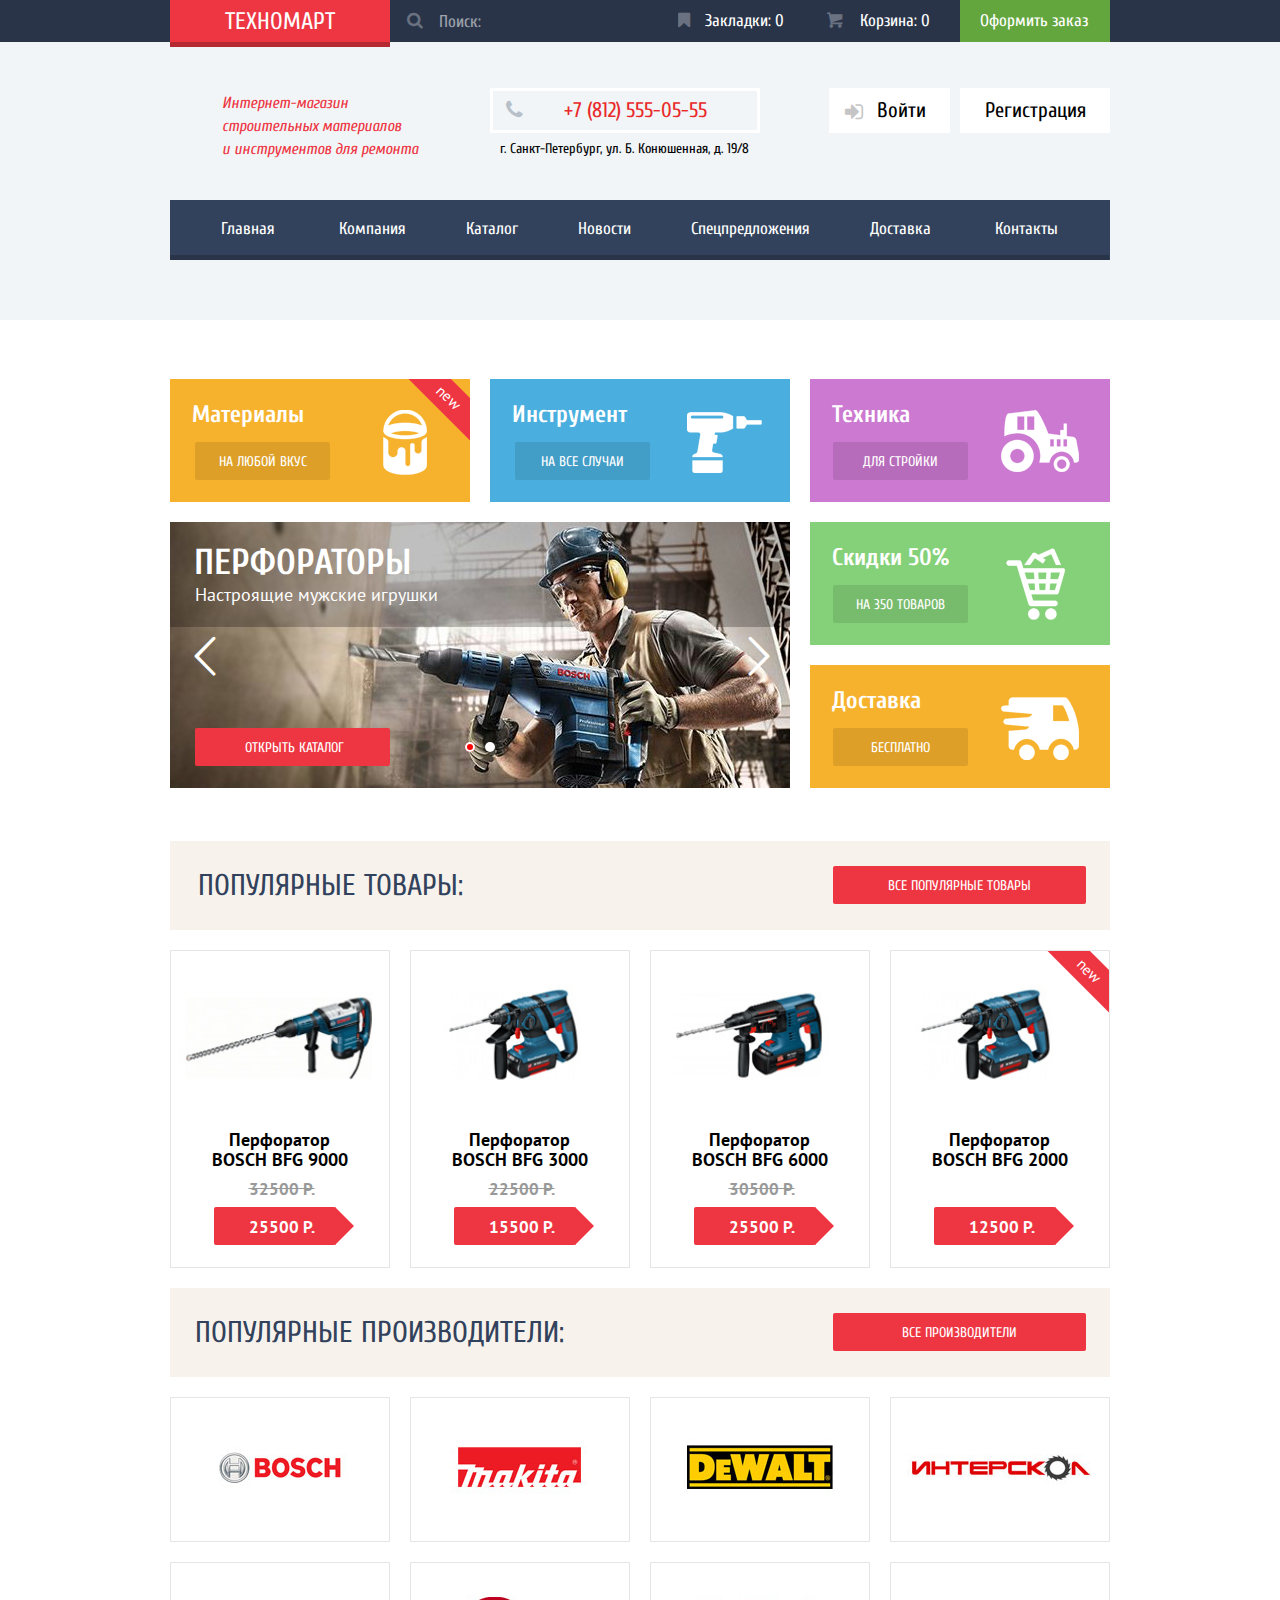
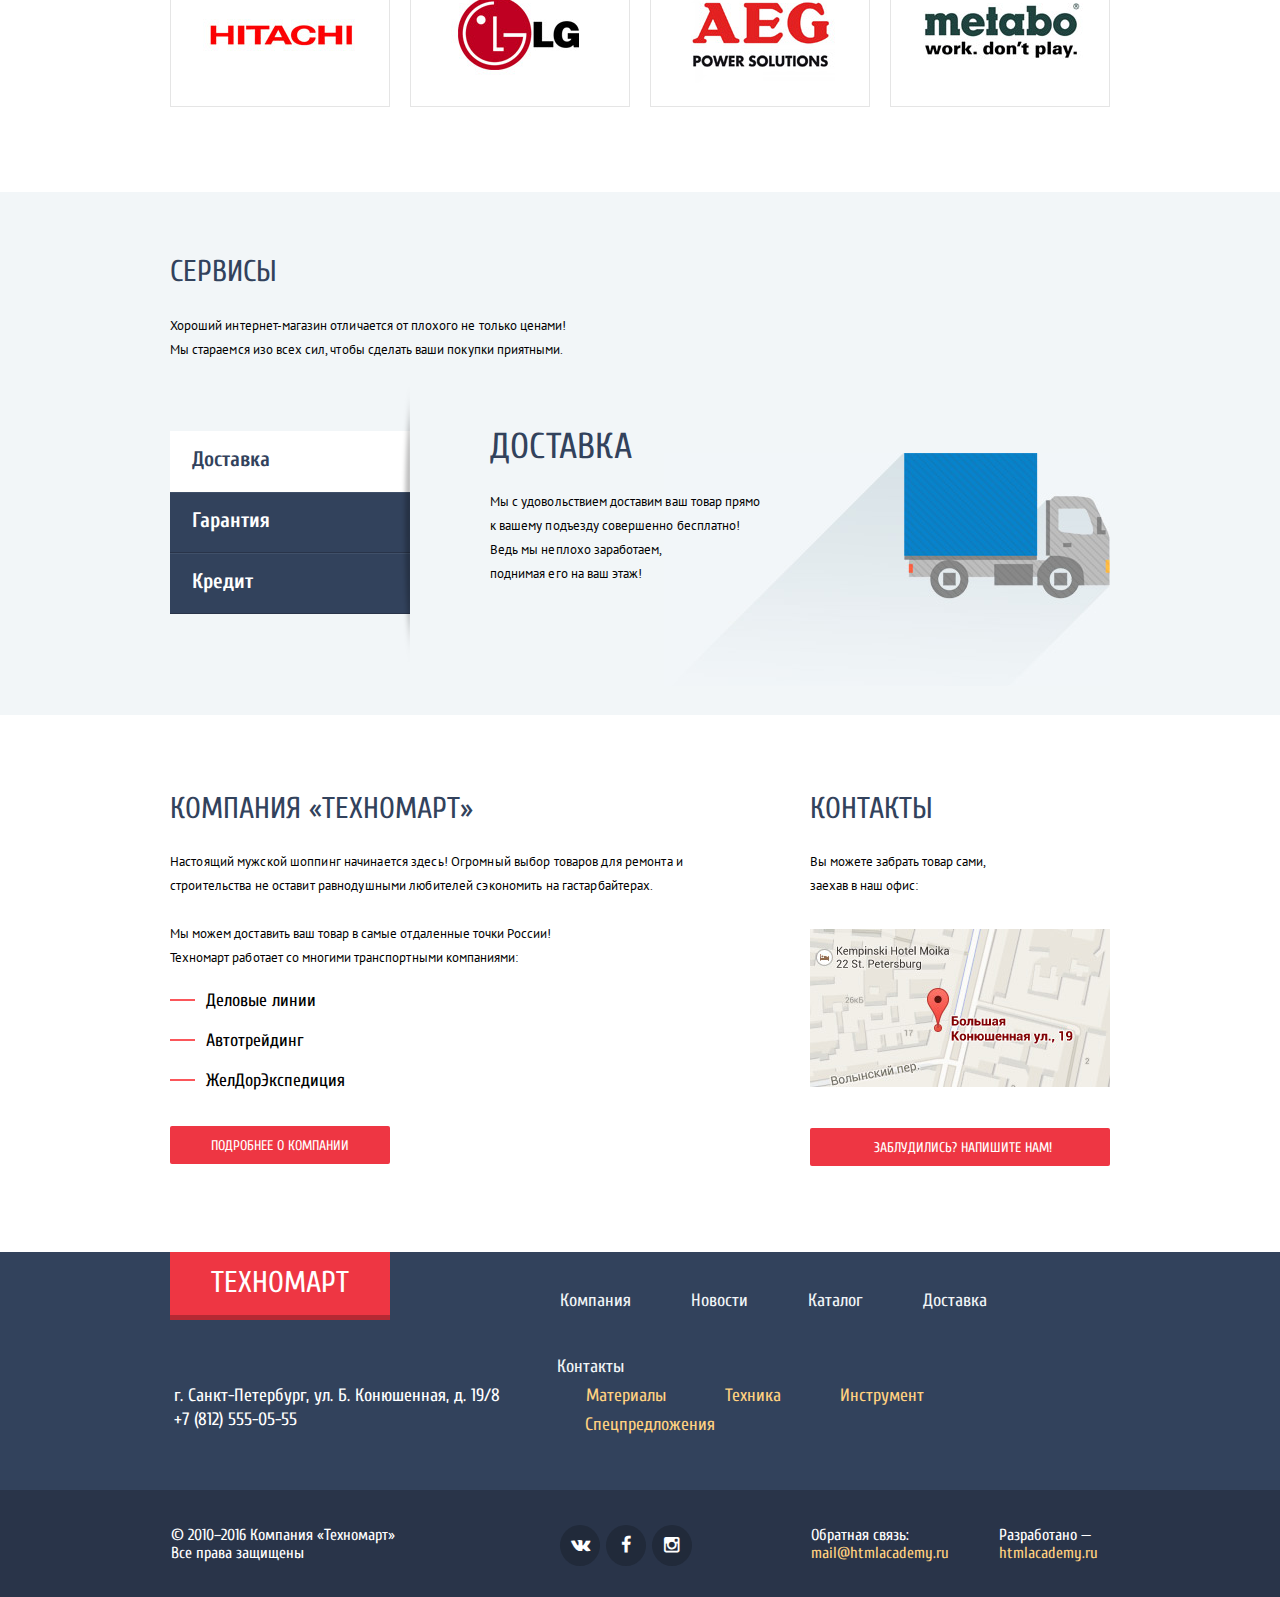
<file: index.html>
<!DOCTYPE html>
<html lang="ru">
<head>
  <meta charset="utf-8">
  <meta name="format-detection" content="telephone=no"/>
  <title>Technomart - main page</title>
  <link href="https://fonts.googleapis.com/css?family=Cuprum:400,400i,700&subset=cyrillic" rel="stylesheet">
  <link href="https://fonts.googleapis.com/css?family=PT+Sans:400,700&subset=cyrillic" rel="stylesheet">
  <link rel="stylesheet" href="css/normalize.css">
  <link rel="stylesheet" href="css/styles.min.css">
</head>
<body>
  <header class="page-header">
    <div class="header-bgcolor-wrapper-1">
      <div class="layout-positioner clearfix">
        <a class="page-header-logo">ТЕХНОМАРТ</a>
        <form class="page-header-search" action="/search-results.html" method="GET">
          <input type="text" name="searchQuery" placeholder="Поиск:">
          <button class="icon-search" type="submit"></button>
        </form>
        <a class="btn btn-bookmarks" href="#">Закладки: <span class="bookmarks-number">0</span></a>
        <a class="btn btn-cart" href="#">Корзина: <span class="cart-products-number">0</span></a>
        <a class="btn btn-header-order" href="#">Оформить заказ</a>
      </div>
    </div>
    <div class="header-bgcolor-wrapper-2">
      <div class="layout-positioner clearfix">
        <h1 class="page-header-description">
          Интернет-магазин
          строительных материалов<br>
          и инструментов для ремонта
        </h1>
        <div class="page-header-contacts">
          <div class="page-header-phone">
            +7 (812) 555-05-55
          </div>
          <p class="page-header-address">
            г. Санкт-Петербург, ул. Б. Конюшенная, д. 19/8
          </p>
        </div>
        <div class="user-controls">
          <div class="user-controls-unauthorized">
            <a class="btn icon-login" href="#">Войти</a>
            <a class="btn" href="#">Регистрация</a>
          </div>
          <div class="user-controls-authorized is-hidden">
            <a class="btn icon-user" href="#">Равшан Джамшутович</a>
            <a class="btn icon-logout" href="#"></a>
            <a class="user-controls-orders" href="#">Мои заказы</a>
            <a class="user-controls-account" href="#">Личный кабинет</a>
          </div>
        </div>
        <nav class="page-header-menu">
          <ul>
            <li><a class="page-header-menu-current">Главная</a></li>
            <li><a href="#">Компания</a></li>
            <li><a href="catalog.html">Каталог</a></li>
            <li><a href="#">Новости</a></li>
            <li><a href="#">Спецпредложения</a></li>
            <li><a href="#">Доставка</a></li>
            <li><a href="#">Контакты</a></li>
          </ul>
        </nav>
      </div>
    </div>
  </header>
  <main class="index-content">
    <div class="layout-positioner">
      <section class="promo clearfix">
        <div class="promo-block promo-block-materials tag-new">
          <b>Материалы</b>
          <a class="btn btn-promo" href="#">На любой вкус</a>
        </div>
        <div class="promo-block promo-block-tools">
          <b>Инструмент</b>
          <a class="btn btn-promo" href="#">НА ВСЕ СЛУЧАИ</a>
        </div>
        <div class="promo-block promo-block-machines last-in-line">
          <b>Техника</b>
          <a class="btn btn-promo" href="#">Для стройки</a>
        </div>
        <div class="promo-slider">
          <input type="radio" class="promo-to-slide1" name="promoSlider" id="slidePerforator" checked>
          <input type="radio" class="promo-to-slide2" name="promoSlider" id="slideDrill">
          <label class="promo-slider-switch switch-prev" for="slidePerforator"></label>
          <label class="promo-slider-switch switch-next" for="slideDrill"></label>
          <label class="cross-browser-radio-1" for="slidePerforator"></label>
          <label class="cross-browser-radio-2" for="slideDrill"></label>
          <div class="promo-slider-wrapper">
            <div class="promo-slider-perforator">
              <b class="promo-slider-title slider-title-large">Перфораторы</b>
              <b class="promo-slider-title slider-title-small">Настроящие мужские игрушки</b>
            </div>
            <div class="promo-slider-drill">
              <b class="promo-slider-title slider-title-large">Дрели</b>
              <b class="promo-slider-title slider-title-small">Соседям на радость!</b>
            </div>
          </div>
          <a class="btn btn-main" href="#">Открыть каталог</a>
        </div>
        <div class="promo-block promo-block-discounts last-in-line">
          <b>Скидки 50%</b>
          <a class="btn btn-promo" href="#">На 350 ТОВАРОВ</a>
        </div>
        <div class="promo-block promo-block-delivery last-in-line">
          <b>Доставка</b>
          <a class="btn btn-promo" href="#">Бесплатно</a>
        </div>
      </section>
      <section class="products">
        <header class="products-header">
          <h2 class="page-heading-1">ПОПУЛЯРНЫЕ ТОВАРЫ:</h2>
          <a class="btn btn-main" href="#">Все популярные товары</a>
        </header>
        <article class="products-product">
          <img src="img/img-bosch1.jpg" alt="Перфоратор BOSCH BFG 9000" width="216"  height="168">
          <div class="products-product-buy">
            <a class="btn btn-buy icon-basket js-btn-buy" href="#">КУПИТЬ</a>
            <a class="btn btn-bookmark-product js-bookmark-product" href="#">В ЗАКЛАДКИ</a>
          </div>
          <h2><a class="products-product-name" href="#">Перфоратор BOSCH BFG 9000</a></h2>
          <b class="products-product-price price-old">32500 Р.</b>
          <a class="products-product-price price-new" href="#">25500 Р.</a>
        </article>
        <article class="products-product">
          <img src="img/img-bosch2.jpg" alt="Перфоратор BOSCH BFG 3000" width="216"  height="168">
          <div class="products-product-buy">
            <a class="btn btn-buy icon-basket js-btn-buy" href="#">КУПИТЬ</a>
            <a class="btn btn-bookmark-product js-bookmark-product" href="#">В ЗАКЛАДКИ</a>
          </div>
          <h2><a class="products-product-name" href="#">Перфоратор BOSCH BFG 3000</a></h2>
          <b class="products-product-price price-old">22500 Р.</b>
          <a class="products-product-price price-new" href="#">15500 Р.</a>
        </article>
        <article class="products-product">
          <img src="img/img-bosch3.jpg" alt="Перфоратор BOSCH BFG 6000" width="216"  height="168">
          <div class="products-product-buy">
            <a class="btn btn-buy icon-basket js-btn-buy" href="#">КУПИТЬ</a>
            <a class="btn btn-bookmark-product js-bookmark-product" href="#">В ЗАКЛАДКИ</a>
          </div>
          <h2><a class="products-product-name" href="#">Перфоратор BOSCH BFG 6000</a></h2>
          <b class="products-product-price price-old">30500 Р.</b>
          <a class="products-product-price price-new" href="#">25500 Р.</a>
        </article>
        <article class="products-product tag-new">
          <img src="img/img-bosch4.jpg" alt="Перфоратор BOSCH BFG 2000" width="216"  height="168">
          <div class="products-product-buy">
            <a class="btn btn-buy icon-basket js-btn-buy" href="#">КУПИТЬ</a>
            <a class="btn btn-bookmark-product js-bookmark-product" href="#">В ЗАКЛАДКИ</a>
          </div>
          <h2><a class="products-product-name" href="#">Перфоратор BOSCH BFG 2000</a></h2>
          <b class="products-product-price price-old"></b>
          <a class="products-product-price price-new" href="#">12500 Р.</a>
        </article>
      </section>
      <section class="companies">
        <header class="companies-header">
          <h2 class="page-heading-1">ПОПУЛЯРНЫЕ ПРОИЗВОДИТЕЛИ:</h2>
          <a class="btn btn-main" href="#">Все производители</a>
        </header>
        <a class="companies-company" href="#">
            <img src="img/img-logo-bosch.jpg" alt="BOSCH" width="218" height="143">
        </a>
        <a class="companies-company" href="#">
          <!-- <a href="#"> -->
          <img src="img/img-logo-makita.jpg" alt="Makita" width="218" height="143">
          <!-- </a> -->
        </a>
        <a class="companies-company" href="#">
          <img src="img/img-logo-dewalt.jpg" alt="DEWALT" width="218" height="143">
        </a>
        <a class="companies-company" href="#">
            <img src="img/img-logo-interskol.jpg" alt="Интерскол" width="218" height="143">
        </a>
        <a class="companies-company" href="#">
            <img src="img/img-logo-hitachi.jpg" alt="HITACHI" width="218" height="143">
        </a>
        <a class="companies-company" href="#">
          <img src="img/img-logo-lg.jpg" alt="LG" width="218" height="143">
        </a>
        <a class="companies-company" href="#">
            <img src="img/img-logo-aeg.jpg" alt="AEG" width="218" height="143">
        </a>
        <a class="companies-company" href="#">
          <img src="img/img-logo-metabo.jpg" alt="Metabo" width="218" height="143">
        </a>
      </section>
    </div>
    <section class="services">
      <div class="layout-positioner">
        <header class="services-header">
          <h2>Сервисы</h2>
          <p>
            Хороший интернет-магазин отличается от плохого не только ценами!
            Мы стараемся изо всех сил, чтобы сделать ваши покупки приятными.
          </p>
        </header>
        <div class="services-slider clearfix">
          <input type="radio" class="slide-to-delivery is-hidden" name="servicesSlider" id="optionDelivery" checked>
          <input type="radio" class="slide-to-guarantee is-hidden" name="servicesSlider" id="optionGuarantee">
          <input type="radio" class="slide-to-credit is-hidden" name="servicesSlider" id="optionCredit">
          <ul class="services-slider-switch">
            <li><label for="optionDelivery">Доставка</label></li>
            <li><label for="optionGuarantee">Гарантия</label></li>
            <li><label for="optionCredit">Кредит</label></li>
          </ul>
          <div class="services-slider-wrapper">
            <div class="services-slide services-slide-delivery">
              <b>Доставка</b>
              <p>
                Мы с удовольствием доставим ваш товар прямо к вашему подъезду совершенно бесплатно! Ведь мы неплохо заработаем,<br>
                поднимая его на ваш этаж!
              </p>
            </div>
            <div class="services-slide services-slide-guarantee">
              <b>Гарантия</b>
              <p>
                Если купленный у нас товар поломается или заискрит,
                а также в случае пожара, спровоцированного его возгаранием,  вы всегда можете быть уверены в нашей гарантии. Мы обменяем сгоревший товар на новый.
              </p>
              <p>
                  Дом уж восстановите как-нибудь сами.
              </p>
            </div>
            <div class="services-slide services-slide-credit">
              <b>Кредит</b>
              <p>
                Залезть в долговую яму стало проще!
                Кредитные консультанты придут вам на помощь.
              </p>
              <a class="btn btn-main" href="#">Отправить заявку</a>
            </div>
          </div>
        </div>
      </div>
    </section>
    <div class="layout-positioner">
      <section class="info clearfix">
        <div class="info-about-company">
          <h2>КОМПАНИЯ «Техномарт»</h2>
          <p>
            Настоящий мужской шоппинг начинается здесь! Огромный выбор товаров для ремонта и
            строительства не оставит равнодушными любителей сэкономить на гастарбайтерах.
          </p>
          <p>
            Мы можем доставить ваш товар в самые отдаленные точки России!
            Техномарт работает со многими транспортными компаниями:
          </p>
          <ul class="info-transport-companies">
            <li>Деловые линии</li>
            <li>Автотрейдинг</li>
            <li>ЖелДорЭкспедиция</li>
          </ul>
          <a class="btn btn-main" href="#">Подробнее о компании</a>
        </div>
        <section class="info-contacts">
          <h2>Контакты</h2>
          <p>
            Вы можете забрать товар сами,
            заехав в наш офис:
          </p>
          <a class="info-contacts-map js-btn-map" href="https://www.google.ru/maps/place/Bolshaya+Konyushennaya+ul.,+19,+Sankt-Peterburg,+191186/@59.9387458,30.321651,17z/data=!4m5!3m4!1s0x4696310fca5ba729:0xea9c53d4493c879f!8m2!3d59.9387942!4d30.3230833?hl=en" target="_blank"><img src="img/img-map.jpg" alt="Карта" width="300" height="158"></a>
          <a class="btn btn-main js-btn-lost" href="#">Заблудились? Напишите нам!</a>
        </section>
      </section>
    </div>
  </main>
  <footer class="page-footer">
    <div class="footer-bgcolor-wrapper-1">
      <div class="layout-positioner clearfix">
        <a class="page-footer-logo">ТЕХНОМАРТ</a>
        <ul class="page-footer-menu-1">
          <li><a href="#">Компания</a></li>
          <li><a href="#">Новости</a></li>
          <li><a href="#">Каталог</a></li>
          <li><a href="#">Доставка</a></li>
          <li><a href="#">Контакты</a></li>
        </ul>
        <p class="page-footer-contacts">
          г. Санкт-Петербург, ул. Б. Конюшенная, д. 19/8<br>
          +7 (812) 555-05-55
        </p>
        <ul class="page-footer-menu-2">
          <li><a href="#">Материалы</a></li>
          <li><a href="#">Техника</a></li>
          <li><a href="#">Инструмент</a></li>
          <li><a href="#">Спецпредложения</a></li>
        </ul>
      </div>
    </div>
    <div class="footer-bgcolor-wrapper-2">
      <div class="layout-positioner">
        <p class="page-footer-copyrights">
          © 2010–2016 Компания «Техномарт»<br>
          Все права защищены
        </p>
        <div class="page-footer-social">
          <a class="social icon-vk" href="#" title="Vkontakte">Vkontakte</a>
          <a class="social icon-facebook" href="#" title="Facebook">Facebook</a>
          <a class="social icon-instagramm" href="#" title="Instagramm">Instagramm</a>
        </div>
        <p class="page-footer-feedback">
          Обратная связь:
          <a href="mailto:mail@htmlacademy.ru?Subject=Feedback" title="Напишите нам отзыв">mail@htmlacademy.ru</a>
        </p>
        <div class="page-footer-developer">
          Разработано —
          <address>
            <a href="#">htmlacademy.ru</a>
          </address>
        </div>
      </div>
    </div>
  </footer>
  <section class="write-us is-hidden">
    <form action="#" method="post">
      <div class="modal-top">
        <button class="modal-close js-modal-close" type="button"></button>
        <div class="modal-layout-positioner">
          <div class="write-us-column-left">
            <label>Ваше имя:<input type="text" name="userName" placeholder="Представьтесь, пожалуйста"></label>
          </div>
          <div class="write-us-column-right">
            <label>Ваш e-mail:<input type="text" name="email" placeholder="Для отправки ответа"></label>
          </div>
          <div class="write-us-letter">
            <label>Текст письма:<textarea rows="5">В свободной форме</textarea></label>
          </div>
        </div>
      </div>
      <div class="modal-bottom">
        <div class="modal-layout-positioner">
          <button class="btn btn-main" type="submit">Отправить</button>
        </div>
      </div>
    </form>
  </section>
  <section class="modal-map js-modal-map is-hidden" id="map">
    <button class="modal-close js-map-close" type="button"></button>
    <iframe src="https://www.google.com/maps/embed?pb=!1m18!1m12!1m3!1d1998.597484844189!2d30.3167479208456!3d59.938821053479536!2m3!1f0!2f0!3f0!3m2!1i1024!2i768!4f13.1!3m3!1m2!1s0x4696310fca5ba729%3A0xea9c53d4493c879f!2sBolshaya+Konyushennaya+ul.%2C+19%2C+Sankt-Peterburg%2C+Russia%2C+191186!5e0!3m2!1sen!2sru!4v1473201009461&center=59.939,30.316" width="940" height="466" allowfullscreen></iframe>
  </section>
  <div class="modal-overlay js-modal-overlay is-hidden"></div>
  <script src="js/script-main.min.js"></script>
</body>
</html>
</file>
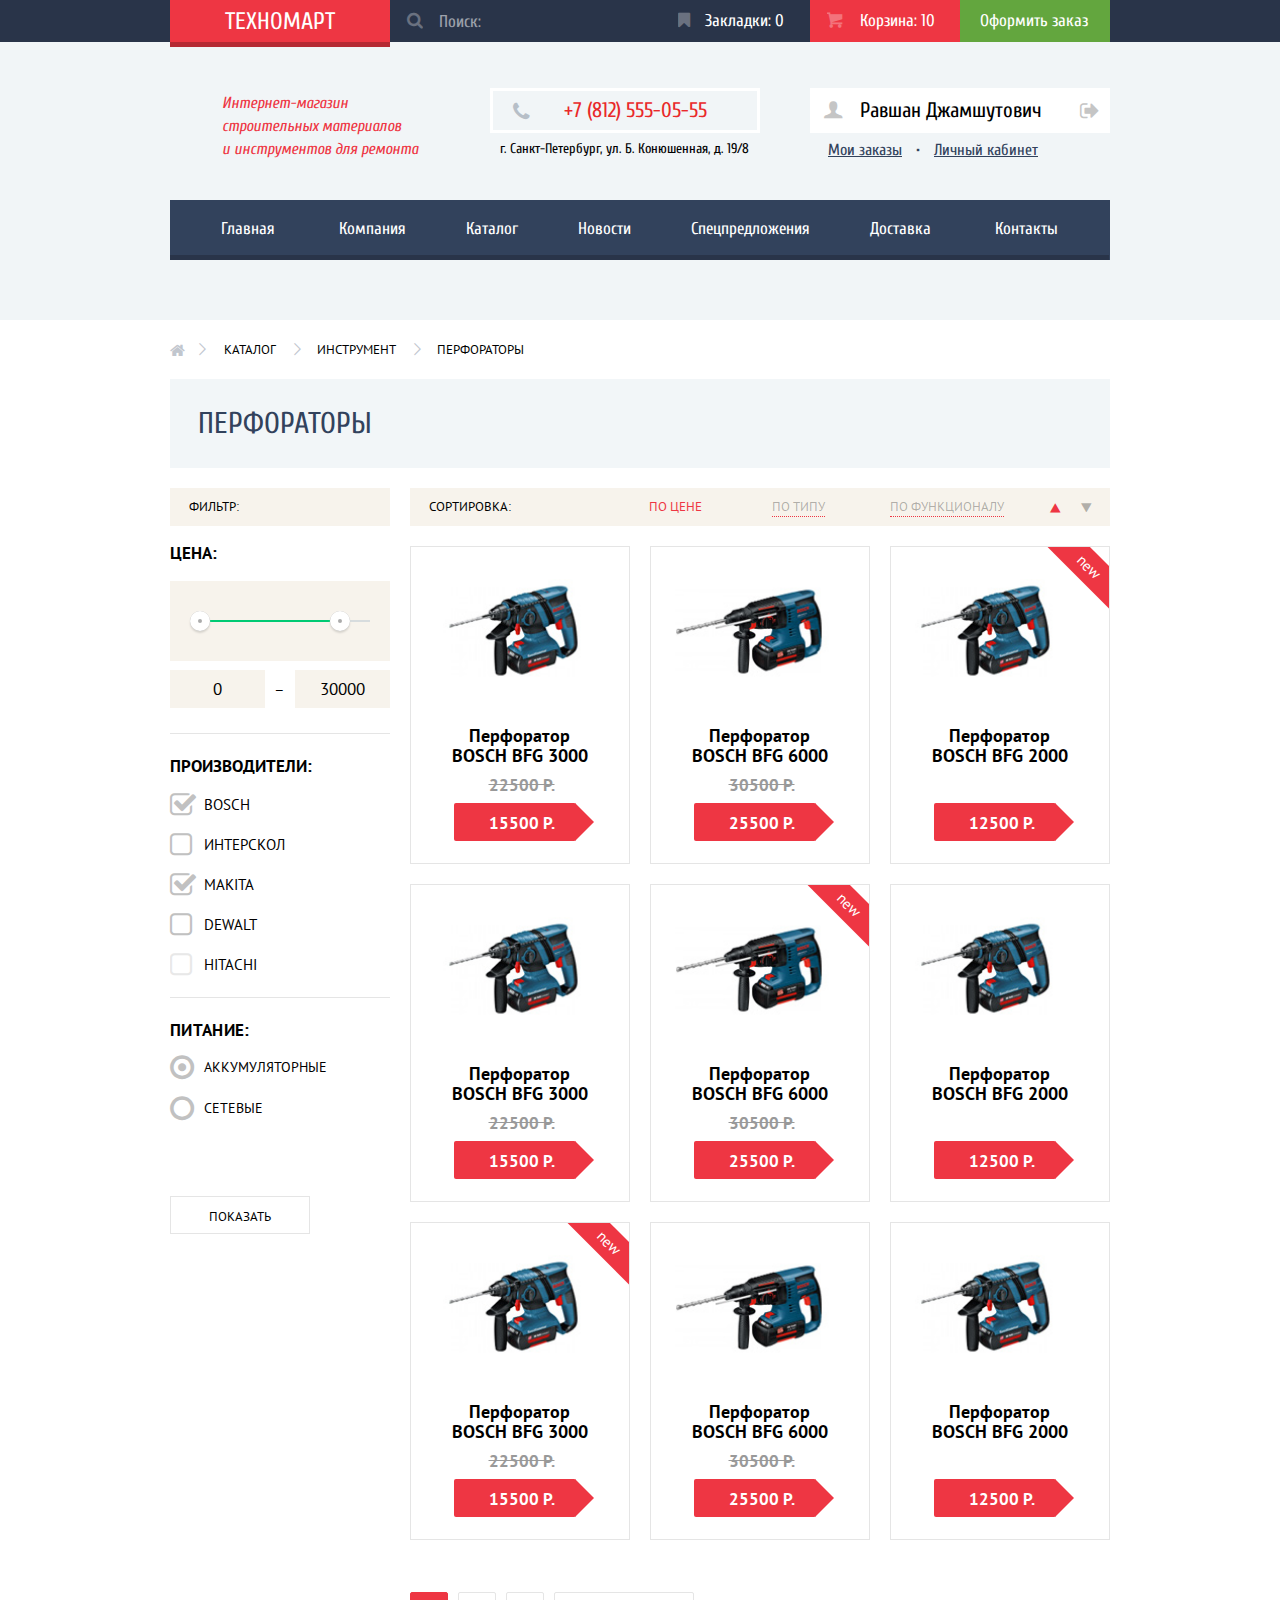
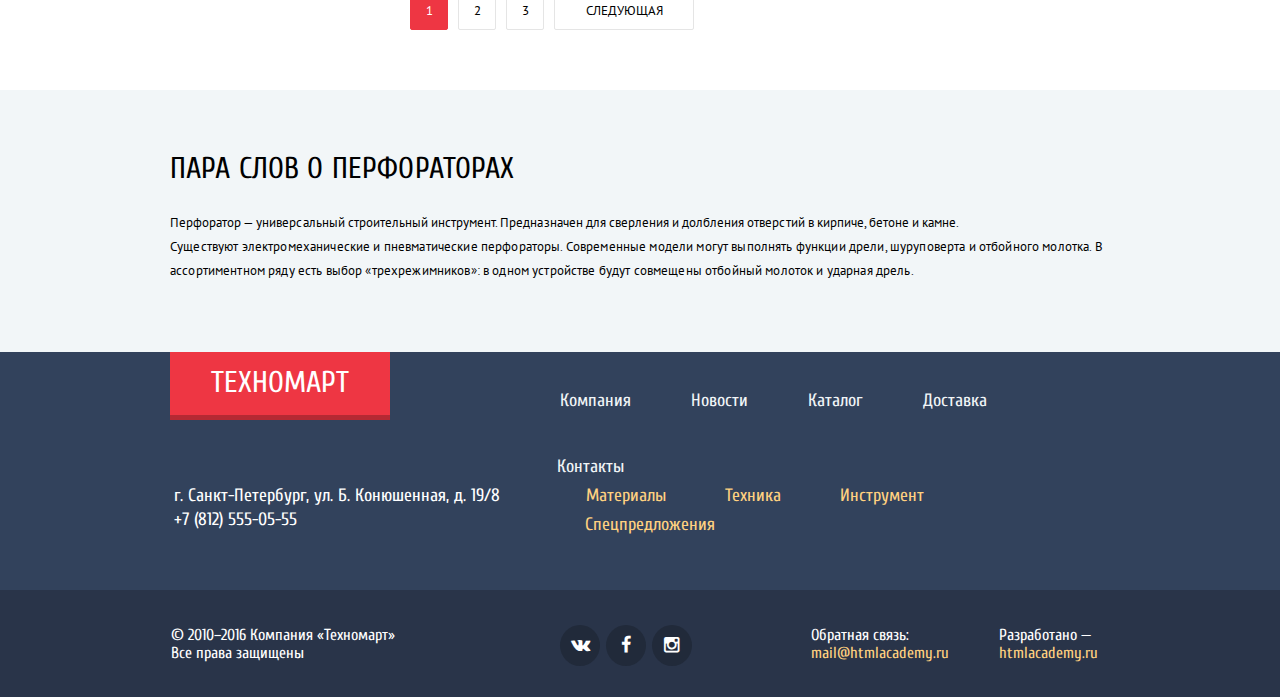
<file: catalog.html>
<!DOCTYPE html>
<html lang="ru">
<head>
  <meta charset="utf-8">
  <meta name="format-detection" content="telephone=no">
  <title>Technomart - catalog page</title>
  <link href="https://fonts.googleapis.com/css?family=Cuprum:400,400i,700&subset=cyrillic" rel="stylesheet">
  <link href="https://fonts.googleapis.com/css?family=PT+Sans:400,700&subset=cyrillic" rel="stylesheet">
  <link rel="stylesheet" href="css/normalize.css">
  <link rel="stylesheet" href="css/styles.min.css">
</head>
<body>
  <header class="page-header">
    <div class="header-bgcolor-wrapper-1">
      <div class="layout-positioner clearfix">
        <a class="page-header-logo" href="index.html">ТЕХНОМАРТ</a>
        <form class="page-header-search" action="#" method="GET">
          <input type="text" name="searchQuery" placeholder="Поиск:">
          <button class="icon-search" type="submit" name="search-button"></button>
        </form>
        <a class="btn btn-bookmarks" href="#">Закладки: <span class="bookmarks-number">0</span></a>
        <a class="btn btn-cart cart-not-empty" href="#">Корзина: <span class="cart-products-number">10</span></a>
        <a class="btn btn-header-order" href="#">Оформить заказ</a>
      </div>
    </div>
    <div class="header-bgcolor-wrapper-2">
      <div class="layout-positioner clearfix">
        <h1 class="page-header-description">
          Интернет-магазин
          строительных материалов<br>
          и инструментов для ремонта
        </h1>
        <div class="page-header-contacts">
          <div class="page-header-phone icon-phone">
            +7 (812) 555-05-55
          </div>
          <p class="page-header-address">
            г. Санкт-Петербург, ул. Б. Конюшенная, д. 19/8
          </p>
        </div>
        <div class="user-controls">
          <div class="user-controls-unauthorized is-hidden">
            <a class="btn icon-login" href="#">Войти</a>
            <a class="btn" href="#">Регистрация</a>
          </div>
          <div class="user-controls-authorized">
            <a class="btn icon-user" href="#">Равшан Джамшутович</a>
            <a class="btn icon-logout" href="#"></a>
            <a class="user-controls-orders" href="#">Мои заказы</a>
            <a class="user-controls-account" href="#">Личный кабинет</a>
          </div>
        </div>
        <nav class="page-header-menu">
          <ul>
            <li><a href="index.html">Главная</a></li>
            <li><a href="#">Компания</a></li>
            <li><a class="page-header-menu-current">Каталог</a></li>
            <li><a href="#">Новости</a></li>
            <li><a href="#">Спецпредложения</a></li>
            <li><a href="#">Доставка</a></li>
            <li><a href="#">Контакты</a></li>
          </ul>
        </nav>
      </div>
    </div>
  </header>
  <main class="catalog-content">
    <div class="layout-positioner">
      <ul class="breadcrumbs">
        <li><a class="breadcrumbs-link" href="#"></a></li>
        <li><a class="breadcrumbs-link" href="#">Каталог</a></li>
        <li><a class="breadcrumbs-link" href="#">Инструмент</a></li>
        <li><a class="breadcrumbs-link breadcrumbs-current">Перфораторы</a></li>
      </ul>
      <div class="catalog-content-heading">
        <h2>ПЕРФОРАТОРЫ</h2>
      </div>
      <section class="filter">
        <div class="filter-heading">
          Фильтр:
        </div>
        <form action="#" method="GET">
          <fieldset class="filter-price">
            <legend>Цена:</legend>
            <div class="filter-price-range">
              <!-- <input type="range" name="minPrice" min="0" max="30000" step="10" value="10" /> -->
              <!-- <input class="is-hidden" type="range" name="maxPrice" min="10" max="30000" step="10" value="30000"> -->
              <div class="price-range-track"></div>
              <div class="price-range-track2"></div>
              <div class="price-range-thumb"></div>
              <div class="price-range-thumb"></div>
            </div>
            <output name="outputMinPrice">0</output>
            <output name="outputMaxPrice">30000</output>
          </fieldset>
          <fieldset class="filter-manufacturer">
            <legend>Производители:</legend>
            <input type="checkbox" name="bosch" id="bosch" checked><label for="bosch">BOSCH</label>
            <input type="checkbox" name="interskol" id="interskol"><label for="interskol">ИНТЕРСКОЛ</label>
            <input type="checkbox" name="makita" id="makita" checked><label for="makita">MAKITA</label>
            <input type="checkbox" name="dewalt" id="dewalt"><label for="dewalt">DEWALT</label>
            <input type="checkbox" name="hitachi" id="hitachi" disabled><label for="hitachi">HITACHI</label>
          </fieldset>
          <fieldset class="filter-power">
            <legend>Питание:</legend>
            <input type="radio" name="powerType" id="accumulator" value="accumulator" checked><label for="accumulator">Аккумуляторные</label>
            <input type="radio" name="powerType" id="powerNetwork" value="powerNetwork"><label for="powerNetwork">Сетевые</label>
          </fieldset>
          <button type="submit" name="filter-button">ПОКАЗАТЬ</button>
        </form>
      </section>
      <section class="products">
        <div class="sorting">
          <span>Сортировка:</span>
          <a class="sorting-criterion sorting-criterion-current">ПО ЦЕНЕ</a>
          <a class="sorting-criterion" href="#"> ПО ТИПУ</a>
          <a class="sorting-criterion" href="#">По ФУНКЦИОНАЛУ</a>
          <a class="sorting-order icon-up-dir sorting-order-current"></a>
          <a class="sorting-order icon-down-dir" href="#"></a>
        </div>
        <article class="products-product">
          <img src="img/img-bosch2.jpg" alt="Перфоратор BOSCH BFG 3000" width="216"  height="168">
          <div class="products-product-buy">
            <a class="btn btn-buy icon-basket js-btn-buy" href="#">КУПИТЬ</a>
            <a class="btn btn-bookmark-product js-bookmark-product" href="#">В ЗАКЛАДКИ</a>
          </div>
          <h2><a class="products-product-name" href="#">Перфоратор BOSCH BFG 3000</a></h2>
          <b class="products-product-price price-old">22500 Р.</b>
          <a class="products-product-price price-new" href="#">15500 Р.</a>
        </article>
        <article class="products-product">
          <img src="img/img-bosch3.jpg" alt="Перфоратор BOSCH BFG 6000" width="216"  height="168">
          <div class="products-product-buy">
            <a class="btn btn-buy icon-basket js-btn-buy" href="#">КУПИТЬ</a>
            <a class="btn btn-bookmark-product js-bookmark-product" href="#">В ЗАКЛАДКИ</a>
          </div>
          <h2><a class="products-product-name" href="#">Перфоратор BOSCH BFG 6000</a></h2>
          <b class="products-product-price price-old">30500 Р.</b>
          <a class="products-product-price price-new" href="#">25500 Р.</a>
        </article>
        <article class="products-product tag-new">
          <img src="img/img-bosch4.jpg" alt="Перфоратор BOSCH BFG 2000" width="216"  height="168">
          <div class="products-product-buy">
            <a class="btn btn-buy icon-basket js-btn-buy" href="#">КУПИТЬ</a>
            <a class="btn btn-bookmark-product js-bookmark-product" href="#">В ЗАКЛАДКИ</a>
          </div>
          <h2><a class="products-product-name" href="#">Перфоратор BOSCH BFG 2000</a></h2>
          <b class="products-product-price price-old"></b>
          <a class="products-product-price price-new" href="#">12500 Р.</a>
        </article>
        <article class="products-product">
          <img src="img/img-bosch2.jpg" alt="Перфоратор BOSCH BFG 3000" width="216"  height="168">
          <div class="products-product-buy">
            <a class="btn btn-buy icon-basket js-btn-buy" href="#">КУПИТЬ</a>
            <a class="btn btn-bookmark-product js-bookmark-product" href="#">В ЗАКЛАДКИ</a>
          </div>
          <h2><a class="products-product-name" href="#">Перфоратор BOSCH BFG 3000</a></h2>
          <b class="products-product-price price-old">22500 Р.</b>
          <a class="products-product-price price-new" href="#">15500 Р.</a>
        </article>
        <article class="products-product tag-new">
          <img src="img/img-bosch3.jpg" alt="Перфоратор BOSCH BFG 6000" width="216"  height="168">
          <div class="products-product-buy">
            <a class="btn btn-buy icon-basket js-btn-buy" href="#">КУПИТЬ</a>
            <a class="btn btn-bookmark-product js-bookmark-product" href="#">В ЗАКЛАДКИ</a>
          </div>
          <h2><a class="products-product-name" href="#">Перфоратор BOSCH BFG 6000</a></h2>
          <b class="products-product-price price-old">30500 Р.</b>
          <a class="products-product-price price-new" href="#">25500 Р.</a>
        </article>
        <article class="products-product">
          <img src="img/img-bosch4.jpg" alt="Перфоратор BOSCH BFG 2000" width="216"  height="168">
          <div class="products-product-buy">
            <a class="btn btn-buy icon-basket js-btn-buy" href="#">КУПИТЬ</a>
            <a class="btn btn-bookmark-product js-bookmark-product" href="#">В ЗАКЛАДКИ</a>
          </div>
          <h2><a class="products-product-name" href="#">Перфоратор BOSCH BFG 2000</a></h2>
          <b class="products-product-price price-old"></b>
          <a class="products-product-price price-new" href="#">12500 Р.</a>
        </article>
        <article class="products-product tag-new">
          <img src="img/img-bosch2.jpg" alt="Перфоратор BOSCH BFG 3000" width="216"  height="168">
          <div class="products-product-buy">
            <a class="btn btn-buy icon-basket js-btn-buy" href="#">КУПИТЬ</a>
            <a class="btn btn-bookmark-product js-bookmark-product" href="#">В ЗАКЛАДКИ</a>
          </div>
          <h2><a class="products-product-name" href="#">Перфоратор BOSCH BFG 3000</a></h2>
          <b class="products-product-price price-old">22500 Р.</b>
          <a class="products-product-price price-new" href="#">15500 Р.</a>
        </article>
        <article class="products-product">
          <img src="img/img-bosch3.jpg" alt="Перфоратор BOSCH BFG 6000" width="216"  height="168">
          <div class="products-product-buy">
            <a class="btn btn-buy icon-basket js-btn-buy" href="#">КУПИТЬ</a>
            <a class="btn btn-bookmark-product js-bookmark-product" href="#">В ЗАКЛАДКИ</a>
          </div>
          <h2><a class="products-product-name" href="#">Перфоратор BOSCH BFG 6000</a></h2>
          <b class="products-product-price price-old">30500 Р.</b>
          <a class="products-product-price price-new" href="#">25500 Р.</a>
        </article>
        <article class="products-product">
          <img src="img/img-bosch4.jpg" alt="Перфоратор BOSCH BFG 2000" width="216"  height="168">
          <div class="products-product-buy">
            <a class="btn btn-buy icon-basket js-btn-buy" href="#">КУПИТЬ</a>
            <a class="btn btn-bookmark-product js-bookmark-product" href="#">В ЗАКЛАДКИ</a>
          </div>
          <h2><a class="products-product-name" href="#">Перфоратор BOSCH BFG 2000</a></h2>
          <b class="products-product-price price-old"></b>
          <a class="products-product-price price-new" href="#">12500 Р.</a>
        </article>
      </section>
      <div class="pagination">
        <a class="btn btn-page-number pagination-current">1</a>
        <a class="btn btn-page-number" href="#">2</a>
        <a class="btn btn-page-number" href="#">3</a>
        <a class="btn btn-page-next" href="#">Следующая</a>
      </div>
    </div>
    <section class="perforators">
      <div class="layout-positioner">
        <b>ПАРА СЛОВ О ПЕРФОРАТОРАХ</b>
        <p>
          Перфоратор — универсальный строительный инструмент. Предназначен для сверления и долбления отверстий в кирпиче, бетоне и камне.<br>
          <span>
            Существуют электромеханические и пневматические перфораторы. Современные модели могут выполнять функции дрели, шуруповерта и отбойного молотка. В ассортиментном ряду есть выбор «трехрежимников»: в одном устройстве будут совмещены отбойный молоток и ударная дрель.
          </span>
        </p>
      </div>
    </section>
  </main>
  <footer class="page-footer">
    <div class="footer-bgcolor-wrapper-1">
      <div class="layout-positioner">
        <a class="page-footer-logo" href="index.html">ТЕХНОМАРТ</a>
        <ul class="page-footer-menu-1">
          <li><a href="#">Компания</a></li>
          <li><a href="#">Новости</a></li>
          <li><a href="#">Каталог</a></li>
          <li><a href="#">Доставка</a></li>
          <li><a href="#">Контакты</a></li>
        </ul>
        <p class="page-footer-contacts">
          г. Санкт-Петербург, ул. Б. Конюшенная, д. 19/8<br>
          +7 (812) 555-05-55
        </p>
        <ul class="page-footer-menu-2">
          <li><a href="#">Материалы</a></li>
          <li><a href="#">Техника</a></li>
          <li><a href="#">Инструмент</a></li>
          <li><a href="#">Спецпредложения</a></li>
        </ul>
      </div>
    </div>
    <div class="footer-bgcolor-wrapper-2">
      <div class="layout-positioner">
        <p class="page-footer-copyrights">
          © 2010–2016 Компания «Техномарт»<br>
          Все права защищены
        </p>
        <div class="page-footer-social">
          <a class="social icon-vk" href="#">VK</a>
          <a class="social icon-facebook" href="#">FB</a>
          <a class="social icon-instagramm" href="#">INST</a>
        </div>
        <p class="page-footer-feedback">
          Обратная связь:
          <a href="mailto:mail@htmlacademy.ru?Subject=Feedback" title="Напишите нам">mail@htmlacademy.ru</a>
        </p>
        <div class="page-footer-developer">
          Разработано —
          <address>
            <a href="#">htmlacademy.ru</a>
          </address>
        </div>
      </div>
    </div>
  </footer>
  <section class="added-to-cart is-hidden">
    <div class="modal-top">
      <button class="modal-close js-modal-close" type="button"></button>
      <div class="modal-layout-positioner">
        Товар добавлен в корзину!
      </div>
    </div>
    <div class="modal-bottom">
      <div class="modal-layout-positioner">
        <a class="btn btn-main" href="#">ОФОРМИТЬ ЗАКАЗ</a>
        <button class="btn added-to-cart-btn js-modal-close" type="button">ПРОДОЛЖИТЬ ПОКУПКИ</button>
      </div>
    </div>
  </section>
  <div class="modal-overlay js-modal-overlay is-hidden"></div>
  <script src="js/script-catalog.min.js"></script>
</body>
</html>
</file>
<file: css/styles.min.css>
@font-face{font-weight:400;font-style:normal;font-family:"symbols-technomart";src:url(../fonts/symbols-technomart.woff) format("woff"),url(../fonts/symbols-technomart.woff2) format("woff2")}body{padding:0;font-size:13px;line-height:1.06;color:#000;background-position:50% 0}[class*=" icon-"]::before,[class^=icon-]::before{display:inline-block;width:1em;margin-right:.2em;margin-left:.2em;font-weight:400;line-height:1em;font-family:"symbols-technomart";text-align:center;text-transform:none;text-decoration:inherit;font-style:normal;font-variant:normal;speak:none}.icon-left::before{content:"\3c"}.icon-right::before{content:"\3e"}.icon-basket::before{content:"\62"}.icon-facebook::before{content:"\66"}.icon-twitter::before{content:"\74"}.icon-vk::before{content:"\76"}.icon-up::before{content:"\2c4"}.icon-down::before{content:"\2c5"}.icon-left-big::before{content:"\2190"}.icon-right-big::before{content:"\2192"}.icon-login::before{content:"\2386"}.icon-logout::before{content:"\241b"}.icon-up-dir::before{content:"\25b2"}.icon-down-dir::before{content:"\25bc"}.icon-circle::before{content:"\25cb"}.icon-circle-dot::before{content:"\25cf"}.icon-star::before{content:"\2605"}.icon-check-off::before{content:"\2610"}.icon-check-on::before{content:"\2611"}.icon-youtube::before{content:"\f39e"}.icon-home::before{content:"🏠"}.icon-user::before{content:"👨"}.icon-phone::before{content:"📞"}.icon-instagramm::before{content:"📷"}.icon-search::before{content:"🔍"}.icon-bookmark::before{content:"🔖"}body,h1,h2{font-weight:400;font-family:"Cuprum","Arial",sans-serif}h1{font-style:italic;font-size:16px;line-height:1.4375;color:#ee3643}h2{margin:0;font-size:30px;line-height:1;color:#32425c;text-transform:uppercase}.page-footer p,.page-header p,.services-slide>p{margin-top:0;margin-bottom:0}.page-header-logo{float:left;box-sizing:border-box;width:220px;min-height:42px;padding:10px 55px 8px;font-weight:400;font-size:24px;line-height:24px;color:#fff;background-color:#ee3643;box-shadow:0 5px 0 0 #b52933;text-decoration:none}.page-header-logo[href]:hover{background-color:#ca2c37}.page-header-logo[href]:active{background-color:#ba2732}.page-header-search{position:relative;float:left;width:270px;min-height:42px;font-size:17px;line-height:18px}.page-header-search>button{position:absolute;top:0;left:0;width:49px;height:42px;padding:0;border:none;background-color:transparent;cursor:pointer;outline:none}.page-header-search>button::before{font-size:17px;line-height:18px;color:#fff;opacity:.3}.page-header-search>input[type=text]{display:inline-block;box-sizing:border-box;width:100%;height:42px;padding:0 0 0 49px;border:none;font-size:17px;line-height:18px;font-family:"Cuprum","Arial",sans-serif;background-color:transparent;vertical-align:top}.page-header-search>input[type=text]::-webkit-input-placeholder{color:#fff}.page-header-search>input[type=text]::-moz-placeholder{color:#fff;opacity:1}.page-header-search>input[type=text]:-ms-input-placeholder{color:#fff}.page-header .btn-bookmarks:hover,.page-header .btn-cart:hover,.page-header-search:hover{background-color:#212a3a}.page-header .btn-bookmarks:hover::before,.page-header .btn-cart:hover::before,.page-header-search:hover>button::before{opacity:1}.page-header-search>input[type=text]:focus{color:#000;background-color:#fff;outline:none}.page-header-search>input[type=text]:focus+button::before{color:red;opacity:1}.clearfix::after{content:"";display:table;clear:both}.layout-positioner{width:940px;padding-left:10px;padding-right:10px;margin:0 auto}.page-header .layout-positioner{outline:none;background-color:transparent}.page-header .btn{position:relative;float:left;box-sizing:border-box;width:150px;min-height:42px;padding:12px 0;font-size:17px;line-height:18px;color:#fff}.page-header .btn-bookmarks{padding-left:45px}.page-header .btn-cart{padding-left:50px}.page-header .btn-bookmarks:active,.page-header .btn-cart:active{background-color:#161d29;opacity:.6}.page-header .btn-bookmarks:active::before,.page-header .btn-cart:active::before{opacity:.5}.btn-bookmarks::before{content:"\1f516";left:18px;opacity:.3}.btn-bookmarks::before,.btn-cart::before,.page-header-phone::before{position:absolute;font-family:"symbols-technomart"}.btn-cart::before{opacity:.3;content:"\62";left:17px}.page-header .btn-header-order{padding-left:20px;background-color:#63a63e}.page-header .btn-header-order:hover{background-color:#5fbb2d}.page-header .btn-header-order:active{color:rgba(255,255,255,.51);background-color:#518534}.header-bgcolor-wrapper-1{background-color:#293449;color:#fff}.header-bgcolor-wrapper-2{background-color:#f1f5f7}.header-bgcolor-wrapper-2 .layout-positioner{padding-top:46px;padding-bottom:60px}.page-header-description{float:left;width:198px;min-height:65px;padding-top:4px;padding-right:70px;margin:0 0 39px 52px}.page-header-contacts{float:left;width:270px;min-height:70px;margin-bottom:39px}.page-header-phone{position:relative;box-sizing:border-box;height:45px;padding-top:10px;padding-left:71px;padding-bottom:8px;margin-bottom:4px;border:3px solid #fff;font-size:21px;line-height:18px;color:#e9292a}.page-header-address{margin-left:10px;font-size:14px;line-height:24px}.page-header-phone::before{content:"\1f4de";left:13px;color:#b7bfc8}.user-controls{float:right;width:300px;min-height:46px}.user-controls-unauthorized{float:right}.user-controls .btn{min-height:45px;padding-top:13px;padding-bottom:13px;font-size:21px;line-height:18px;text-align:center;color:#000;background-color:#fff}.user-controls-unauthorized .btn:first-child{position:relative;width:121px;padding-left:48px;text-align:left}.user-controls-unauthorized .btn:first-child::before{position:absolute;left:14px;margin:0;content:"\2386";font-family:"symbols-technomart";color:#c5c5c5}.user-controls-unauthorized .btn:last-child{margin-left:10px}.user-controls-authorized{position:relative;min-height:70px}.user-controls-unauthorized .btn:hover{color:#ee3643}.user-controls-unauthorized .btn:hover::before{color:#32425c}.user-controls-unauthorized .btn:active{color:rgba(0,0,0,.3)}.user-controls-unauthorized .btn:active::before{color:#c5c5c5}.page-header-menu li,.user-controls-authorized .btn{display:inline-block;vertical-align:top}.user-controls-authorized .btn.icon-user{width:240px;margin-bottom:8px;padding-left:42px}.user-controls-authorized .btn.icon-logout{position:relative;margin-bottom:8px;width:60px}.user-controls-authorized .icon-logout::before{position:absolute;top:12px;right:6px;color:#c5c5c5}.user-controls-authorized .btn.icon-user::before{position:absolute;top:13px;left:14px;margin:0;font-size:18px;line-height:18px;color:#c5c5c5}.user-controls-account,.user-controls-orders{font-weight:400;font-size:16px;line-height:1.2;color:#32425c}.user-controls-orders{position:relative;padding-left:18px;padding-right:29px}.user-controls-orders::after{content:".";position:absolute;top:-8px;right:11px;font-weight:700;font-size:20px}.user-controls-authorized .icon-logout:hover::before,.user-controls-authorized .icon-user:hover::before{color:#32425c}.user-controls-account:hover,.user-controls-orders:hover{color:#ee3643}.user-controls-authorized .icon-logout:active::before,.user-controls-authorized .icon-user:active::before{color:#c5c5c5}.user-controls-authorized .icon-user:active{color:rgba(0,0,0,.3)}.user-controls-account:active,.user-controls-orders:active{color:rgba(50,66,92,.3)}.page-header-menu{clear:both;background-color:#32425c}.page-header-menu ul{padding-left:0;font-size:0}.page-header-menu li{color:#fff;background-color:#32425c}.page-header-menu li a{display:block;box-sizing:border-box;height:60px;padding:20px 30px 22px;font-size:17px;line-height:1;color:#fff;background-color:transparent;text-decoration:none;box-shadow:inset 0 -5px 0 0 #293449}.page-header-menu li:first-of-type a{padding-left:51px;padding-right:34px}.page-header-menu li:last-of-type a{padding-right:51px;padding-left:34px}.page-header-menu li:hover{background-color:#293449}.page-header-menu li a:active{color:rgba(255,255,255,.5);background-color:#1d2739;box-shadow:none}.catalog-content .is-hidden,.index-content .is-hidden,.page-header .is-hidden,.products-product:hover>img,body .is-hidden{display:none}.write-us .btn,main .btn{display:block;box-sizing:border-box;width:100%}.added-to-cart .btn,.write-us .btn,main .btn{padding-top:11px;padding-bottom:9px;font-weight:400;font-size:14px;line-height:18px;font-family:"Cuprum","Arial",sans-serif;color:#fff;text-align:center;text-transform:uppercase;border-radius:2px}.index-content{padding-top:59px;padding-bottom:84px}.promo{margin-bottom:33px}.promo-block{position:relative;float:left;box-sizing:border-box;width:300px;min-height:123px;margin-right:20px;margin-bottom:20px;padding-top:21px;padding-left:22px;font-family:"Cuprum","Arial",sans-serif;color:#fff;background-repeat:no-repeat;overflow:hidden}.promo-block b{display:block;margin-bottom:12px;font-size:24px;line-height:30px}.promo-block .btn-promo{width:135px;margin-left:1px;background-color:rgba(0,0,0,.1)}.btn-promo:hover{background-color:rgba(0,0,0,.2)}.btn-promo:active{background-color:rgba(0,0,0,.3)}.promo-block-materials .btn-promo,.promo-block-tools .btn-promo{margin-left:3px}.promo-block-materials{background-color:#f6b22d;background-image:url(../img/bg-promo-pic1.png);background-position:213px 31px}.promo-block-tools{background-color:#4aafde;background-image:url(../img/bg-promo-pic2.png);background-position:197px 33px}.promo-block-machines{background-color:#cc79d1;background-image:url(../img/bg-promo-pic3.png);background-position:191px 31px}.promo-block-discounts{background-color:#85d179;background-image:url(../img/bg-promo-pic4.png);background-position:196px 26px}.promo-block-delivery{background-color:#f6b22d;background-image:url(../img/bg-promo-pic5.png);background-position:191px 32px}.promo-slider{position:relative;float:left;width:620px;margin-right:20px}.btn-main{background-color:#ee3643}.btn-main:hover{background-color:#ca2c37}.btn-main:active{background-color:#ba2732}.promo-slider-switch{position:absolute;top:112px;height:45px;font-size:45px;line-height:18px;cursor:pointer}.promo-slider-switch.switch-prev{left:24px}.promo-slider-switch.switch-next::before,.promo-slider-switch.switch-prev::before{content:"\3c";display:inline-block;color:#fff;line-height:45px;font-family:"symbols-technomart";vertical-align:middle}.promo-slider-switch.switch-next{right:21px}.promo-slider-switch.switch-next::before{content:"\3e"}.promo-slider .btn-main{position:absolute;bottom:22px;left:25px;width:195px;text-indent:4px}.promo-slider-title{display:block;font-weight:700;color:#fff}.promo-slider-title.slider-title-large{margin-bottom:5px;font-size:36px;line-height:30px;text-transform:uppercase}.promo-slider-title.slider-title-small{margin-left:1px;font-weight:400;font-size:18px;line-height:24px}.promo-slider-perforator .slider-title-small{font-family:"PT Sans","Arial",sans-serif}.promo-slider .promo-slide-current{display:block}.promo-slider-drill,.promo-slider-perforator{display:none;box-sizing:border-box;padding-left:24px;padding-top:26px;height:266px;background-color:#8b7f71}.promo-slider-perforator{background-image:url(../img/bg-perforating-man.jpg)}.promo-slider-drill{background-image:url(../img/bg-drilling-man.jpg)}.promo-to-slide1,.promo-to-slide2{display:none;position:absolute;bottom:33px;left:292px;width:11px;height:11px;border:none}.cross-browser-radio-1,.cross-browser-radio-2{position:absolute;left:295px;bottom:36px;width:10px;height:10px;background-color:#fff;border-radius:50%}.cross-browser-radio-2{left:315px}.promo-to-slide1:checked~.cross-browser-radio-1,.promo-to-slide2:checked~.cross-browser-radio-2{background-color:red;box-shadow:inset 0 0 0 2px #fff}.promo-slider-wrapper{float:left;width:620px;height:266px}.promo-to-slide1:checked~.promo-slider-wrapper>.promo-slider-perforator,.promo-to-slide2:checked~.promo-slider-wrapper>.promo-slider-drill,.slide-to-credit:checked~.services-slider-wrapper>.services-slide-credit,.slide-to-delivery:checked~.services-slider-wrapper>.services-slide-delivery,.slide-to-guarantee:checked~.services-slider-wrapper>.services-slide-guarantee{display:block}.promo-block.last-in-line{margin-right:0}.companies-header,.products-header{position:relative;box-sizing:border-box;min-height:89px;padding-top:25px;margin-bottom:20px;background-color:#f7f3ec}.companies-header .btn,.products-header .btn{position:absolute;width:253px;top:25px;right:24px}.companies-header>h2,.products-header>h2{padding-top:5px;margin-left:28px}.products{font-size:0}.products-product{position:relative;display:inline-block;box-sizing:border-box;width:220px;height:318px;margin-right:20px;margin-bottom:20px;border:1px solid #e5e5e5;font-size:0;font-family:"PT Sans","Arial",sans-serif;vertical-align:top;text-align:center;overflow:hidden}.products-product:hover{border:1px solid transparent;box-shadow:0 10px 25px 0 rgba(41,52,73,.5)}.products-product:hover .products-product-buy{display:block}.products-product-buy{box-sizing:border-box;width:135px;height:125px;margin:0 auto 46px;padding-top:44px;display:none}.products-product-buy .btn-buy{position:relative;margin-bottom:7px;padding-top:10px;padding-bottom:10px;background-color:#63a63e;box-shadow:inset 0 -3px 0 0 #367315}.products-product-buy .btn-buy::before{position:absolute;left:13px;top:10px;margin:0;font-size:17px;line-height:18px;color:rgba(255,255,255,.3)}.products-product-buy .btn-buy:hover{background-color:#5fbb2d}.products-product-buy .btn-buy:active::before,.products-product-buy .btn-buy:hover::before{color:#fff}.products-product-buy .btn-buy:active{background-color:#518534;box-shadow:none}.products-product-buy .btn-bookmark-product{box-sizing:border-box;padding-top:8px;padding-bottom:6px;color:#32425c;background-color:#fff;border:3px solid #63a63e}.products-product-buy .btn-bookmark-product:hover{border:3px solid #32425c}.products-product-buy .btn-bookmark-product:active{border:3px solid #32425c;opacity:.3}.products-product>img{display:inline-block;height:171px}.products-product-name{display:block;width:157px;margin:0 auto 10px;padding-top:9px;font-weight:700;font-size:18px;line-height:20px;font-family:"PT Sans","Arial",sans-serif;color:#000;text-decoration:none;text-transform:capitalize;text-indent:-1px}.products-product-price{font-weight:700;font-size:17px;line-height:18px}.products-product:last-child{margin-right:0}.products-product-price.price-old{display:inline-block;min-height:18px;color:#999;text-decoration:line-through;text-indent:3px;vertical-align:top}.products-product-price.price-new{position:relative;display:block;box-sizing:border-box;width:122px;height:38px;padding-top:11px;padding-bottom:9px;padding-left:35px;margin-top:9px;margin-left:43px;color:#fff;background-color:#ee3643;border-radius:2px;text-decoration:none;text-align:left}.products-product-price.price-new::after{content:"";position:absolute;right:-37px;bottom:0;display:inline-block;width:0;height:0;border:19px solid transparent;border-left:19px solid #ee3643;vertical-align:top}.companies-header h2{padding-top:5px;margin-left:25px}.companies-header>.btn{position:absolute;top:25px;right:24px}.companies{font-size:0;margin-bottom:65px}.companies-company{position:relative;display:inline-block;box-sizing:border-box;width:220px;height:145px;margin-right:20px;margin-bottom:20px;border:1px solid #e5e5e5;font-size:0;line-height:145px;text-align:center;vertical-align:top}.companies-company:nth-of-type(4n){margin-right:0}.companies-company:hover{box-shadow:0 10px 25px 0 rgba(41,52,73,.5)}.services{background-color:#f2f6f8}.services .layout-positioner{padding-top:65px;padding-bottom:4px}.services-header>h2{margin-bottom:27px}.services-header>p{font-weight:400;font-size:13px;line-height:24px;font-family:"PT Sans","Arial",sans-serif;letter-spacing:.004em}.services-header{width:400px;min-height:105px;margin-bottom:17px}.services-slider{padding-top:49px}.services-slider-switch{position:relative;float:left;width:240px;min-height:182px;padding-left:0;padding-bottom:97px;margin:3px 80px 0 0;list-style:none}.services-slider-switch::after{content:"";position:absolute;width:10px;height:275px;top:-44px;right:0;background-image:url(../img/Slider-vertical-shadow.png)}.services-slider-switch>li>label{display:block;box-sizing:border-box;height:61px;padding-top:13px;padding-left:22px;font-weight:700;font-size:21px;line-height:30px;font-family:"Cuprum","Arial",sans-serif;color:#fff;background-color:#32425c;box-shadow:inset 0 1px 0 0 #405069,inset 0 -1px 0 0 #293449}.services-slider-switch>li:first-child>label{box-shadow:inset 0 -1px 0 0 #293449}.services-slider-switch>li>label:hover{background-color:#293449;cursor:pointer}.services-slider-wrapper{float:right;width:620px}.services-slide{display:none;padding-bottom:100px;padding-right:26px;margin-right:-26px;background-repeat:no-repeat;background-position:right bottom;overflow-x:visible}.slide-to-credit:checked~.services-slider-switch label[for=optionCredit],.slide-to-delivery:checked~.services-slider-switch label[for=optionDelivery],.slide-to-guarantee:checked~.services-slider-switch label[for=optionGuarantee]{color:#32425c;background-color:#fff;box-shadow:none}@media (max-width:1000px){.services-slider-wrapper{overflow-x:hidden}}.services-slide>b{display:inline-block;margin-top:7px;margin-bottom:31px;font-weight:400;font-size:36px;line-height:24px;color:#32425c;text-transform:uppercase;letter-spacing:.006em;vertical-align:top}.services-slide p{width:278px;min-height:24px;font-weight:400;font-size:13px;line-height:24px;font-family:"PT Sans","Arial",sans-serif;color:#000;letter-spacing:.004em}.services-slide-delivery{background-image:url(../img/bg-services-car.jpg);background-position:174px 25px}.services-slide-guarantee{background-image:url(../img/bg-services-guarantee.jpg);background-position:260px bottom}.services-slide-credit{background-image:url(../img/bg-services-credit.jpg);background-position:right top}.services-slide-credit .btn-main{margin-top:3px;width:195px}.services-slide-guarantee p{width:385px}.info{padding-top:79px}.info-about-company{float:left;width:540px;min-height:374px}.info-about-company h2,.info-contacts>h2{margin-bottom:26px}.info p{font-weight:400;font-size:13px;line-height:24px;font-family:"PT Sans","Arial",sans-serif}.info-about-company>p{margin-bottom:24px;letter-spacing:.0085em}.info-about-company>p:last-of-type{width:400px;margin-bottom:21px;letter-spacing:.003em}.info-transport-companies{margin-bottom:35px;padding-left:0;font-size:18px;line-height:20px;font-family:"Cuprum","Arial",sans-serif;list-style:none}.info-transport-companies li{position:relative;margin-bottom:20px;padding-left:36px}.info-transport-companies li::before{content:"";position:absolute;top:8px;left:0;width:25px;height:2px;background-color:#fb565a}.info-about-company .btn{width:220px}.info-contacts{float:right;width:300px;min-height:374px}.info-contacts>p{width:190px;margin-bottom:31px;letter-spacing:0}.info-contacts-map{display:block;margin-bottom:38px}.info-contacts .btn{text-indent:5px}.write-us{position:fixed;top:50%;left:50%;z-index:100;width:620px;height:430px;margin-left:-310px;margin-top:-215px;box-shadow:0 20px 40px 0 rgba(0,1,1,.75)}.write-us .modal-top{padding-top:54px;padding-bottom:37px;background-color:#fff;box-shadow:inset 0 7px 0 0 #ee3643}.write-us-column-left>label,.write-us-column-right>label,.write-us-letter>label{padding-left:1px;font-size:18px;line-height:18px;font-family:"Cuprum","Arial",sans-serif;color:#000}.write-us input[type=text],.write-us-letter textarea{box-sizing:border-box;width:100%;margin-top:9px;padding-left:14px;font-size:13px;line-height:18px;font-family:"PT Sans","Arial",sans-serif;color:#999}.write-us input[type=text]{height:38px}.modal-layout-positioner{width:460px;margin:0 auto}.write-us-column-left,.write-us-column-right{width:220px;min-height:68px;margin-bottom:18px}.write-us-column-left{margin-right:20px;float:left}.write-us-column-right{float:right}.write-us-letter{clear:both;min-height:143px}.write-us-letter textarea{padding-top:9px;padding-bottom:10px}.modal-close,.write-us .btn-main{outline:none;border:none}.write-us .modal-bottom{min-height:38px;padding-top:35px;padding-bottom:37px;background-color:#f1f1f1}.write-us form{position:relative}.modal-close{position:absolute;top:14px;right:5px;box-sizing:border-box;width:30px;height:30px;padding:0;background-color:transparent;-webkit-transform:rotate(45deg);transform:rotate(45deg)}.modal-close::after,.modal-close::before{content:"";position:relative;display:block;width:27px;height:5px;background-color:#ee3643}.modal-close::after{top:-5px;-webkit-transform:rotate(90deg);transform:rotate(90deg)}.page-footer{color:#fff}.page-footer .layout-positioner{font-size:0}.page-footer ul{padding-left:0;margin:0}.footer-bgcolor-wrapper-1{padding-bottom:48px;font-size:0;background-color:#32425c}.page-footer-logo,.page-footer-menu-1{display:inline-block;vertical-align:top}.page-footer-logo{box-sizing:border-box;height:63px;margin-right:170px;margin-bottom:32px;padding-top:16px;padding-bottom:14px;padding-left:41px;color:#fff;background-color:#ee3643;box-shadow:0 5px 0 0 #b52933;text-decoration:none;width:220px;font-size:30px;line-height:30px}.page-footer-menu-1{width:550px;min-height:68px;font-size:0;line-height:24px}.page-footer-menu-1>li{display:inline-block;padding-top:37px;margin-right:60px;vertical-align:top}.page-footer-menu-1 a{font-size:18px;color:#f1f5f7;text-decoration:none}.page-footer-menu-1>li:last-child{margin-left:-3px;margin-right:0}.page-footer-menu-1 a:hover{text-decoration:underline}.page-footer-menu-1 a:active{text-decoration:none;opacity:.5}.page-footer .page-footer-menu-2,.page-footer-contacts{display:inline-block;box-sizing:border-box;min-height:50px;line-height:24px;vertical-align:top}.page-footer-contacts{margin-right:70px;width:330px;padding-left:4px;font-size:18px}.page-footer .page-footer-menu-2{width:540px;padding-left:16px;font-size:0}.page-footer-menu-2>li{display:inline-block;margin-right:59px;vertical-align:top}.page-footer-menu-2>li:last-child{margin-right:0;margin-left:-1px}.page-footer-menu-2 a{font-size:18px;color:#ffd180;text-decoration:none}.page-footer-menu-2 a:hover{text-decoration:underline}.page-footer-menu-2 a:active{text-decoration:none;opacity:.5}.footer-bgcolor-wrapper-2{font-size:0;padding-top:36px;padding-bottom:30px;background-color:#293449}.page-footer-copyrights,.page-footer-social{display:inline-block;min-height:41px;font-size:16px;line-height:18px;vertical-align:top}.page-footer-copyrights{width:230px;margin-right:159px;padding-left:1px}.page-footer-social{box-sizing:border-box;min-width:133px;margin-top:-1px;padding-right:119px}.page-footer-social .social{position:relative;display:inline-block;width:40px;height:41px;margin-right:2px;border-radius:50%;color:#fff;background-color:#212a3a;vertical-align:top;font-size:0;text-decoration:none;overflow:hidden}.page-footer-social .social::before{position:absolute;top:15px;left:7px;font-size:18px;line-height:10.56px;font-family:"symbols-technomart";color:#fff;text-decoration:none;opacity:1}.page-footer-social .social:active,.page-footer-social .social:hover{background-color:#ee3643}.page-footer-social .social:last-child{margin-right:0}.page-footer-developer,.page-footer-feedback{display:inline-block;min-height:41px;font-size:16px;line-height:18px;color:#fff;vertical-align:top}.page-footer-feedback{margin-right:48px;width:140px}.page-footer-developer{width:110px}.page-footer-developer a,.page-footer-feedback>a{font-style:normal;color:#ffd180;text-decoration:none}.page-footer-developer a:hover,.page-footer-feedback>a:hover{text-decoration:underline}.breadcrumbs a,.page-footer-developer a:active,.page-footer-feedback>a:active{color:#ee3643;text-decoration:none}.breadcrumbs{height:59px;padding-left:0;font-size:0;line-height:59px}.breadcrumbs>li{position:relative;display:inline-block;margin-right:16px;padding-top:21px;padding-bottom:21px;padding-right:25px;vertical-align:middle}.breadcrumbs a{display:block;min-height:13px;font-weight:400;font-size:13px;line-height:18px;font-family:"PT Sans","Arial",sans-serif;color:#000;text-transform:uppercase}.breadcrumbs [href]:hover{color:#c5c5c5}.breadcrumbs li:first-child{width:20px;margin-right:18px;padding-right:16px}.breadcrumbs a:empty::before{content:"\1f3e0";position:absolute;top:17px;left:0;font-size:16px;line-height:20px;font-family:"symbols-technomart";color:#c1c6ce}.breadcrumbs>li::after{content:"\3e";position:absolute;top:19px;right:0;font-size:14px;line-height:20px;font-family:"symbols-technomart";color:#c1c6ce}.breadcrumbs>li:first-child::after{top:16px}.breadcrumbs li:last-child::after{content:""}.catalog-content-heading{box-sizing:border-box;height:89px;padding-top:30px;padding-left:28px;margin-bottom:20px;background-color:#f2f6f8}.filter,.filter-heading,.sorting{font-family:"PT Sans","Arial",sans-serif;text-transform:uppercase}.filter{float:left;width:220px;margin-right:20px;color:#000;min-height:746px}.filter-heading,.sorting{box-sizing:border-box;min-height:38px;padding-top:10px;padding-left:19px;font-weight:400;font-size:13px;line-height:18px;background-color:#f7f3ec}.sorting{margin-bottom:20px}.sorting>*{display:inline-block;vertical-align:top}.sorting-criterion{border-bottom:1px dotted #ee3643;color:rgba(0,0,0,.3);text-decoration:none}.sorting-criterion:nth-of-type(3){margin-right:37px}.sorting-criterion:first-of-type{margin-left:135px;margin-right:67px}.sorting-criterion:nth-of-type(2){margin-right:62px}.sorting-criterion[href]:hover{border-bottom:1px solid #ee3643;color:#000}.sorting-criterion-current{border:none;color:#ee3643}.sorting-order{position:relative;width:30px;height:25px;vertical-align:top;text-decoration:none}.sorting-order::before{position:absolute;left:0;margin-left:0;margin-right:0;font-size:23px;line-height:20px}.sorting-order:last-child{margin-left:-2px}.sorting-order[href]::before{color:rgba(0,0,0,.3);text-decoration:none}.sorting-order[href]:hover::before{color:#000}.sorting-order-current::before{border:none;color:#ee3643}.filter-heading{margin-bottom:12px}.catalog-content .products{float:right;width:700px;margin-bottom:32px}.catalog-content .products-product{margin-right:20px}.catalog-content .products-product:nth-of-type(3n){margin-right:0}.filter fieldset,.filter legend{padding:0;margin:0;border-width:0}.filter .filter-price{padding-bottom:25px;border-bottom:1px solid #e5e5e5;font-size:0}.filter legend{font-weight:700;font-size:17px;line-height:30px}.filter-price legend{margin-bottom:13px}.filter-price-range{position:relative;box-sizing:border-box;height:80px;padding-top:30px;padding-left:20px;margin-bottom:9px;background-color:#f7f3ec}.filter-price-range>input[type=range]{width:182px;margin:0 auto}.price-range-track,.price-range-track2{position:absolute;top:39px;bottom:39px;width:180px;height:2px;background-color:#00ca74}.price-range-track2{right:20px;width:20px;background-color:#d7dcde}.price-range-thumb{position:absolute;width:20px;height:20px;border-radius:50%;background-color:#ababab;box-shadow:inset 0 0 0 8px #fff,0 2px 2px 0 #d6d3cd;cursor:pointer}.price-range-thumb:nth-child(2){top:30px;left:20px}.price-range-thumb:nth-child(3){top:30px;right:40px}.filter-price output{position:relative;display:inline-block;box-sizing:border-box;width:95px;height:38px;padding-top:10px;font-size:17px;line-height:18px;background-color:#f7f3ec;text-align:center;vertical-align:top}.filter-price output:first-of-type{margin-right:30px}.filter-price output:first-of-type::after{content:"–";position:absolute;right:-20px;font-size:16px;font-family:"PT Sans","Arial",sans-serif}.filter .filter-manufacturer{box-sizing:border-box;min-height:245px;margin-top:17px;padding-bottom:22px;border-bottom:1px solid #e5e5e5}.filter-manufacturer legend{margin-bottom:14px}.filter-manufacturer>input[type=checkbox],.filter-power input[type=radio]{display:none}.filter-manufacturer>label{position:relative;display:block;margin-bottom:20px;padding-left:34px;font-size:15px;line-height:20px;text-transform:uppercase}.filter-manufacturer>label:last-of-type{margin-bottom:0}.filter-manufacturer>label::before{content:"\2610";position:absolute;left:0;font-size:28px;line-height:20px;font-family:"symbols-technomart";color:#c1c1c1}.filter label:hover{cursor:pointer}.filter-manufacturer>label:hover::before{color:#b5b5b5}.filter-manufacturer>input[type=checkbox]:checked+label::before{content:"\2611"}.filter-manufacturer>input[type=checkbox]:disabled+label::before{color:#b5b5b5;opacity:.3}.filter .filter-power{box-sizing:border-box;min-height:181px;margin-top:17px}.filter-power>legend{letter-spacing:.02em;margin-bottom:12px}.filter-power>label{position:relative;display:block;margin-bottom:21px;padding-left:34px;font-size:14px;line-height:20px}.filter-power>label::before{content:"\25cb";position:absolute;top:0;left:0;font-size:28px;line-height:20px;font-family:"symbols-technomart";color:#c1c1c1}.filter-power>input[type=radio]:checked+label::before{content:"\25cf"}.filter button[type=submit],.pagination .btn,.perforators p{font-size:13px;font-family:"PT Sans","Arial",sans-serif}.filter button[type=submit]{box-sizing:border-box;width:140px;height:38px;padding-top:4px;border:1px solid #e5e5e5;line-height:18px;background-color:#fff;cursor:pointer}.filter button[type=submit]:hover{border:1px solid #929292;outline:none}.filter button[type=submit]:active{border:1px solid #ee3643;outline:none}.pagination{clear:both;min-height:38px;margin-left:240px;margin-bottom:60px;font-size:0}.pagination .btn{display:inline-block;width:38px;height:38px;margin-right:10px;padding-top:9px;border:1px solid #e5e5e5;color:#000;vertical-align:top}.pagination .btn:hover{border:1px solid #bdc6ca}.pagination .btn:active{border:1px solid #ee3643}.pagination .btn.pagination-current{border:1px solid #ee3643;background-color:#ee3643;color:#fff}.pagination .btn-page-next{width:140px;padding-right:31px;padding-left:31px}.perforators{min-height:130px;padding-top:67px;padding-bottom:65px;line-height:24px;background-color:#f2f6f8}.perforators b{display:inline-block;font-weight:400;font-size:30px;line-height:24px;margin-bottom:30px;letter-spacing:.005em;vertical-align:top}.perforators p{margin-top:0;margin-bottom:0;letter-spacing:.002em}.perforators p>span{letter-spacing:.011em}@-moz-document url-prefix(){.perforators p>span{letter-spacing:.01em}}.added-to-cart{position:fixed;top:50%;left:50%;z-index:100;margin-top:-141px;margin-left:-310px;width:620px;height:282px;box-shadow:0 20px 40px 0 rgba(41,52,73,.75)}.added-to-cart .modal-top{position:relative;padding-top:54px;padding-bottom:50px;background-color:#fff;box-shadow:inset 0 7px 0 0 #ee3643}.added-to-cart .modal-top div{position:relative;box-sizing:border-box;width:460px;height:66px;padding-top:24px;padding-left:100px;font-size:30px;line-height:18px}.added-to-cart .modal-top div::before{content:"Г";position:absolute;top:0;left:0;display:inline-block;width:66px;height:66px;color:#fff;font-weight:700;font-size:50px;line-height:74px;font-family:"PT Sans","Arial",sans-serif;text-align:center;-webkit-transform:rotate(-135deg);transform:rotate(-135deg);background-color:#63a63e;border-radius:50%;vertical-align:top}.added-to-cart .modal-bottom{min-height:38px;padding-top:37px;padding-bottom:37px;font-size:0;background-color:#f1f1f1}.added-to-cart .modal-close,.tag-new::after{position:absolute;top:15px;right:5px}.modal-close:hover{cursor:pointer}.added-to-cart .btn{display:inline-block;box-sizing:border-box;width:220px;margin-right:20px;text-indent:-3px;vertical-align:top}.added-to-cart .added-to-cart-btn{margin-right:0;color:#000;background-color:#fff}.added-to-cart .added-to-cart-btn:hover{background-color:#bbb;cursor:pointer}.btn{border:none;outline:none;text-decoration:none}.tag-new::after{content:"new";top:-25px;right:-37px;display:block;width:30px;height:5px;border:30px solid transparent;border-bottom:30px solid #ee3643;font-size:15px;line-height:40px;font-family:"PT Sans","Arial",sans-serif;color:#fff;-webkit-transform:rotate(45deg);transform:rotate(45deg);-moz-transform:rotate(45deg) perspective(999px)}.page-header .cart-not-empty{background-color:#ee3643}.index-content,.page-footer,.page-header{position:relative;z-index:10}.modal-overlay{position:fixed;top:0;left:0;width:100%;z-index:90;height:3151px;background-color:rgba(0,0,0,.35)}.modal-map{position:fixed;top:50%;left:50%;z-index:100;width:940px;height:446px;margin-top:-223px;margin-left:-470px;background-color:#cadfaa;box-shadow:0 0 14.72px 1.28px rgba(35,31,32,.5)}.modal-map>iframe{border:0}.products-product img{width:100%;height:auto}@keyframes slideright{0%{transform:translateX(-2000px)}30%{transform:translateX(-900px)}70%{transform:translateX(-400px)}to{transform:translateX(0)}}@keyframes slidedown{0%{transform:translateY(-2000px)}20%{transform:translateY(-600px)}40%{transform:translateY(-300px)}60%{transform:translateY(100px)}80%{transform:translateY(-100px)}to{transform:translateY(0)}}.modal-slide-right{-webkit-animation:slideright .3s;animation:slideright .3s}.modal-slide-down{-webkit-animation:slidedown .7s;animation:slidedown .7s}.companies-company>img{display:inline-block;width:100%;height:auto;vertical-align:top}
</file>
